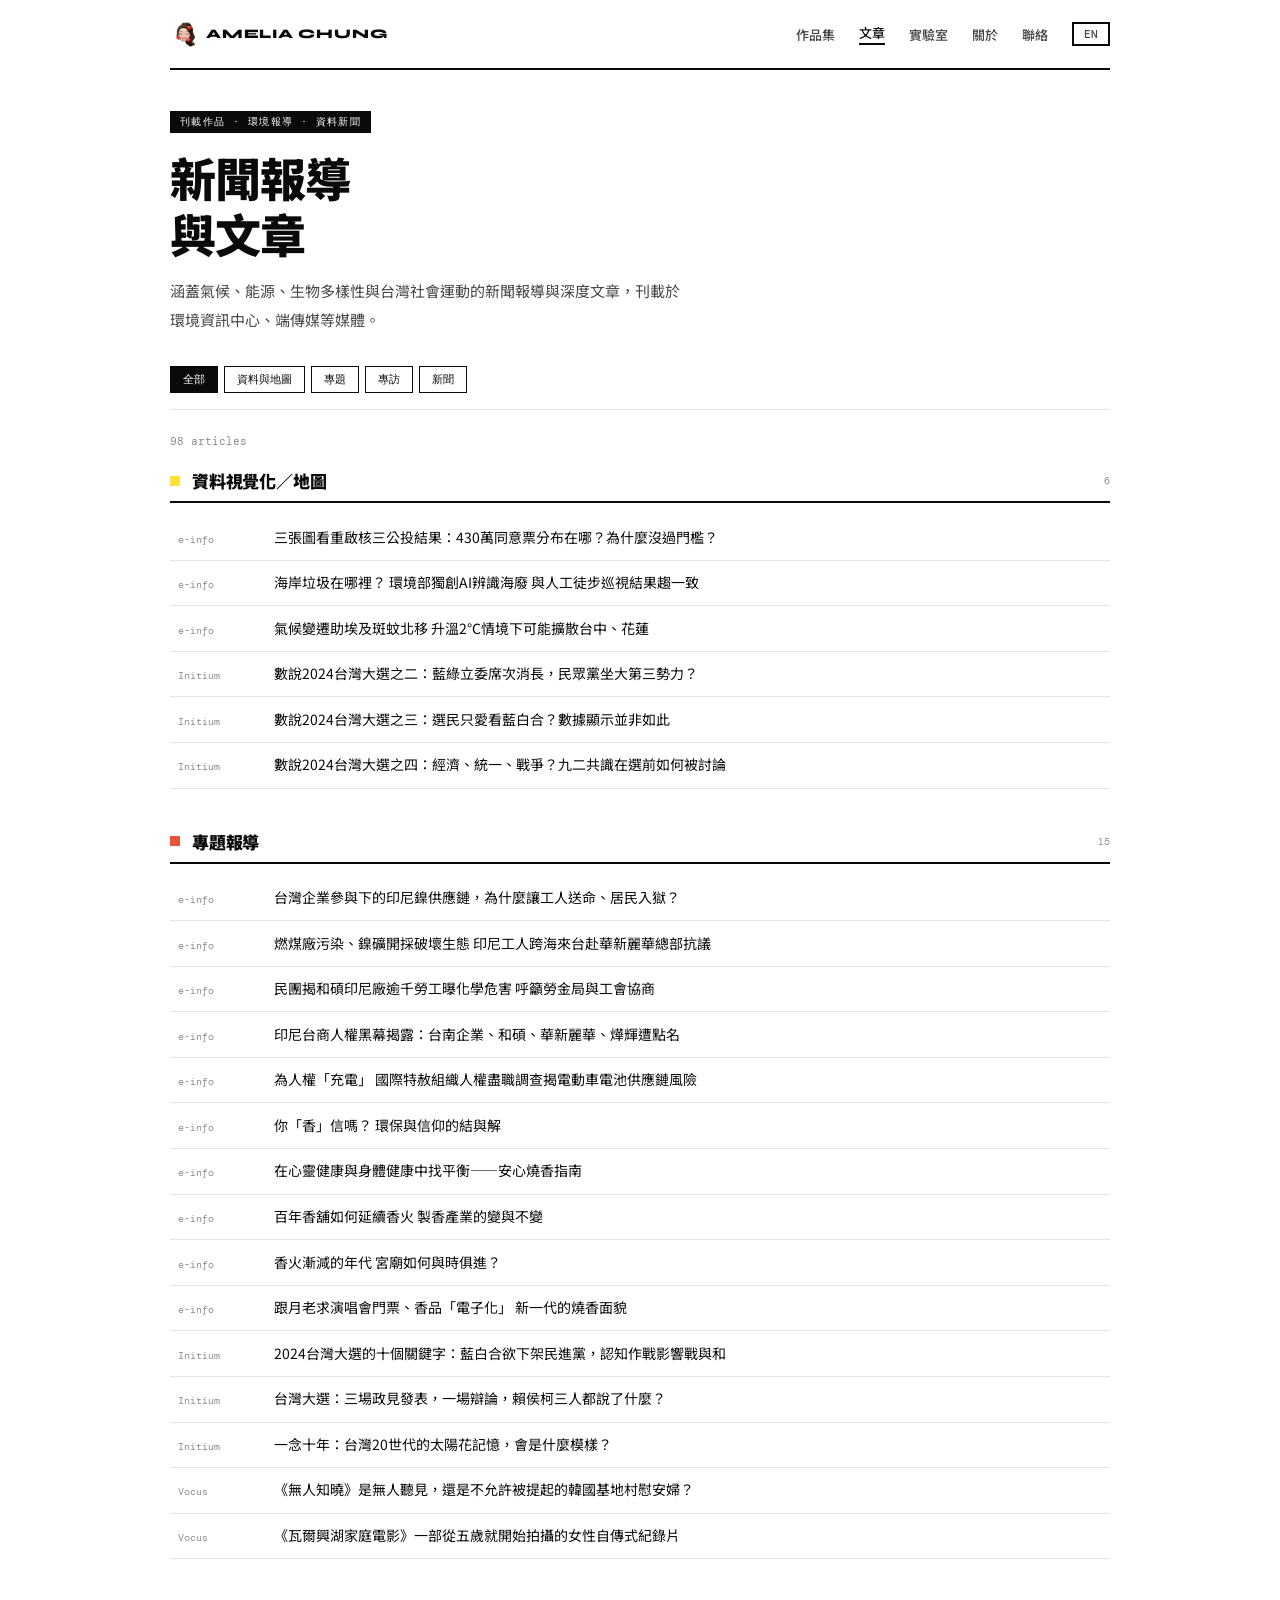
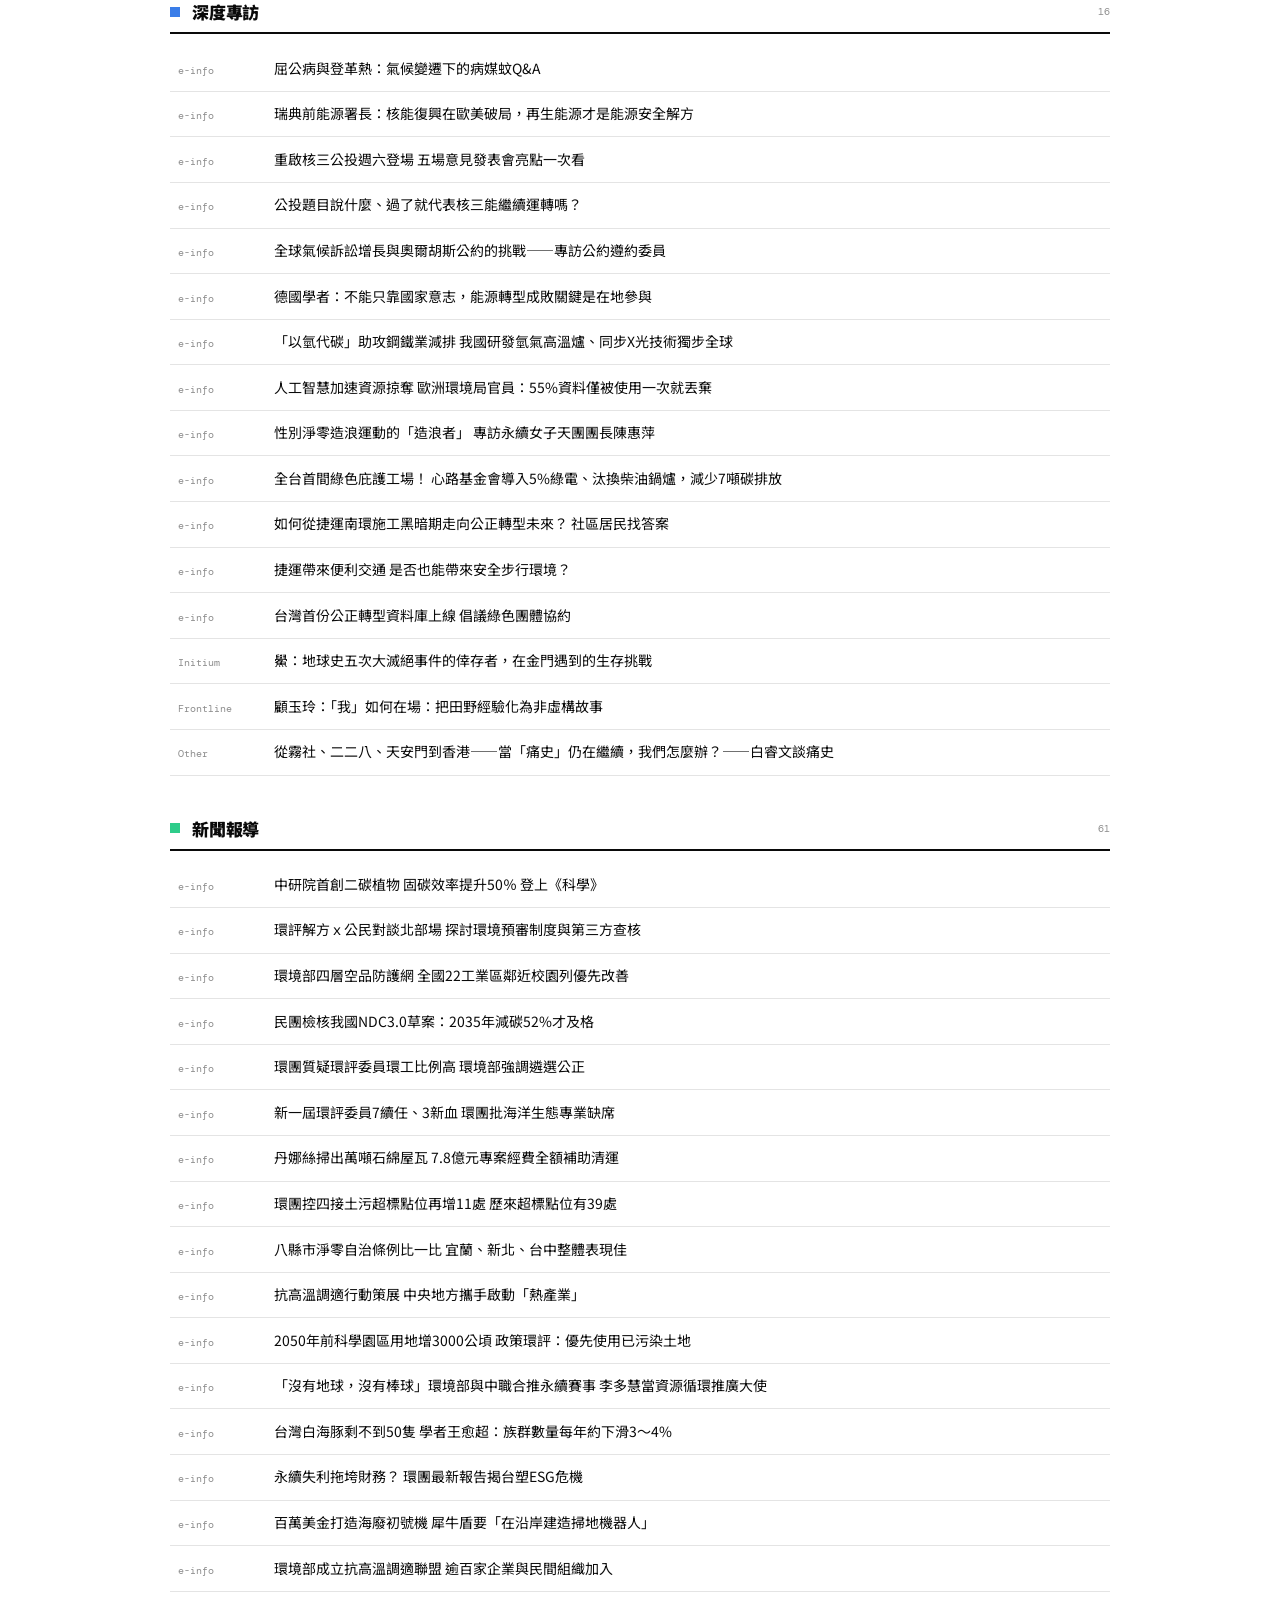
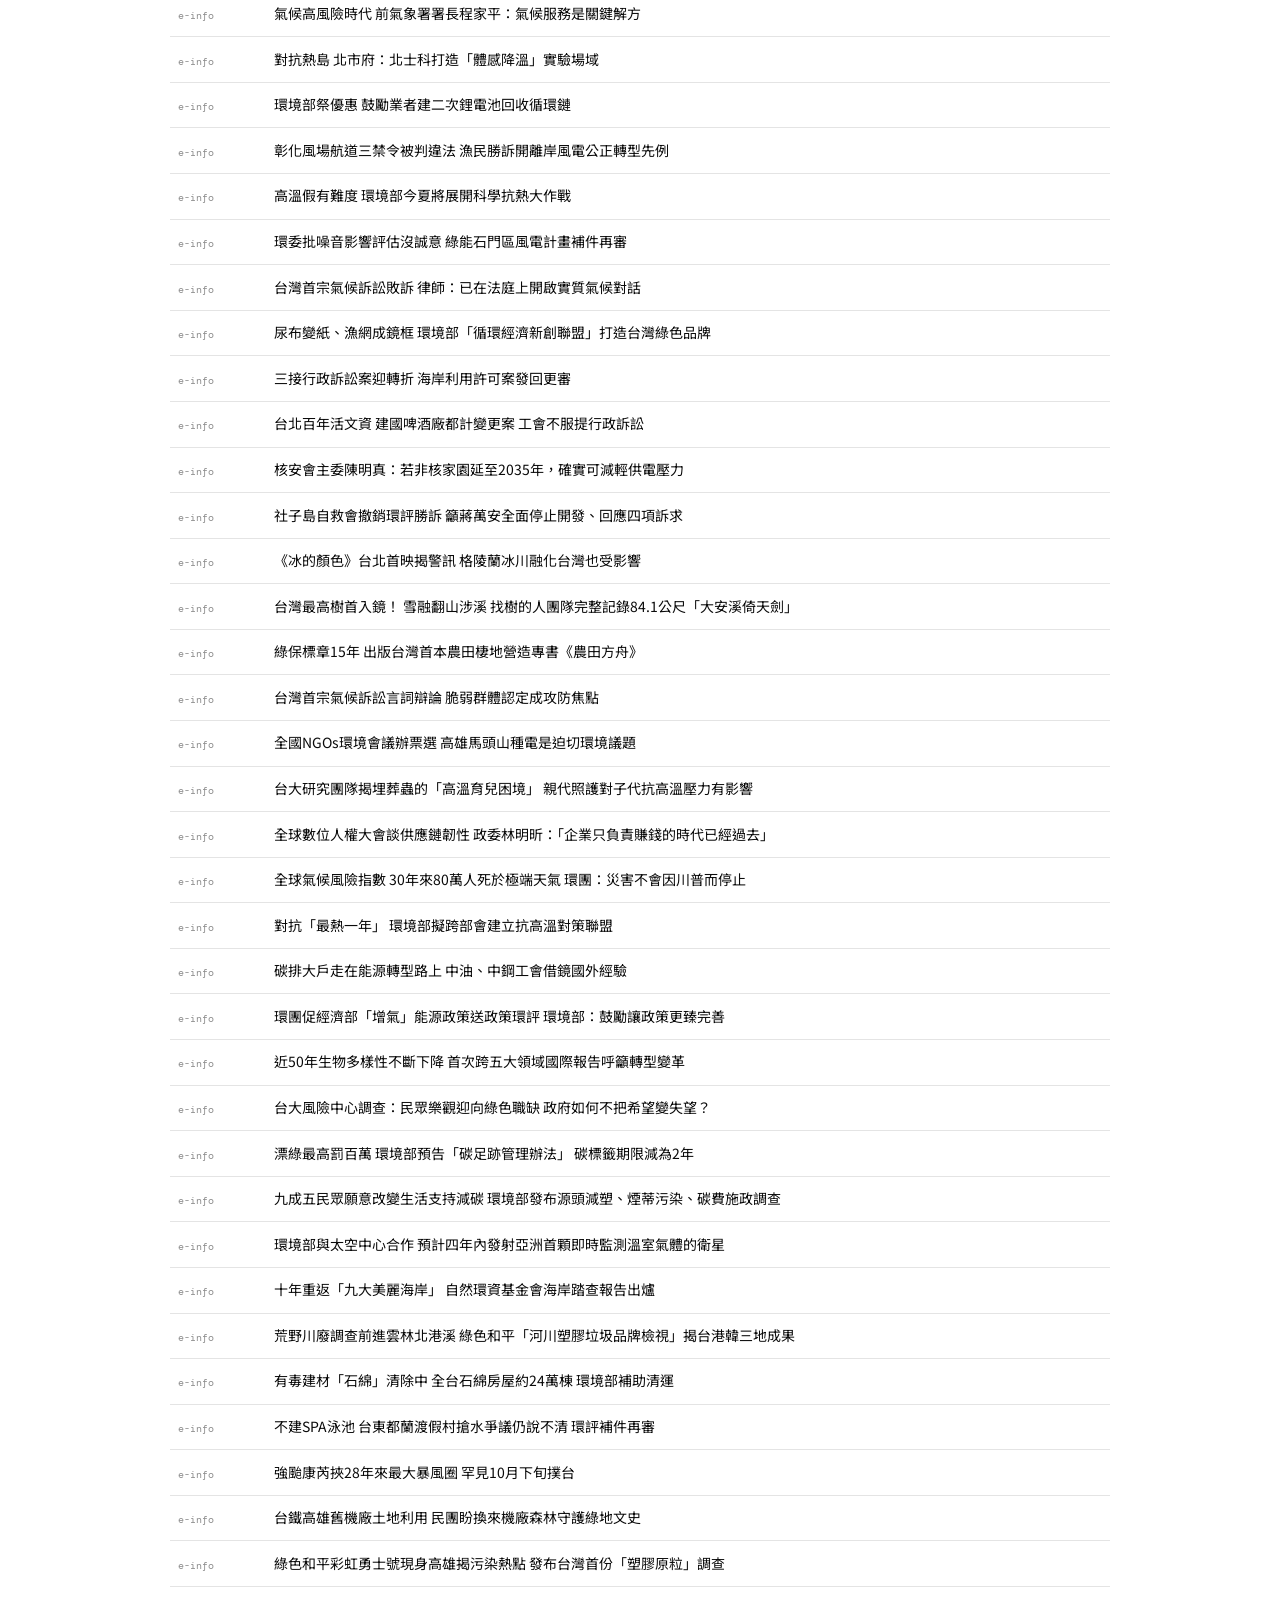
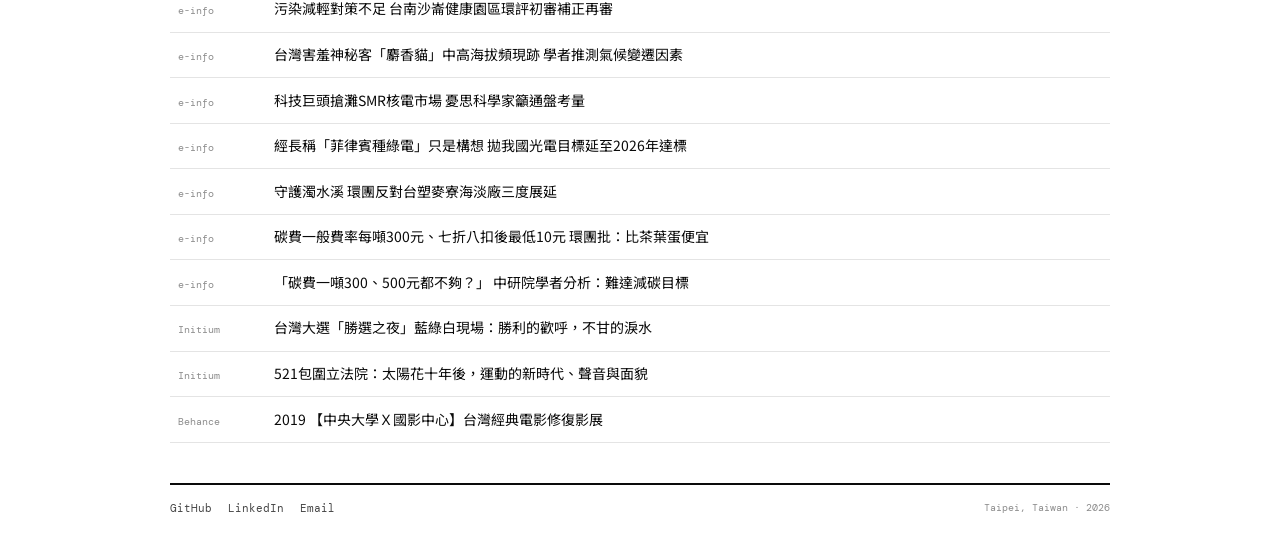
<file: articles.html>
<!DOCTYPE html>
<html lang="zh-Hant">
<head>
<meta charset="UTF-8">
<meta name="viewport" content="width=device-width, initial-scale=1.0">
<title>文章 Articles — 鍾依靜</title>

<!-- 分享預覽，說明見 index.html。這頁用自己的白底文字版本，不是首頁那張深色花圃。 -->
<meta property="og:type" content="website">
<meta property="og:site_name" content="鍾依靜 Amelia Chung">
<meta property="og:locale" content="zh_TW">
<meta property="og:url" content="https://ameliachung.github.io/articles.html">
<meta property="og:title" content="文章 Articles — 鍾依靜">
<meta property="og:description" content="涵蓋氣候、能源、生物多樣性與台灣社會運動的新聞報導與深度文章，刊載於環境資訊中心、端傳媒等媒體。">
<meta property="og:image" content="https://ameliachung.github.io/og-articles.png">
<meta property="og:image:width" content="1200">
<meta property="og:image:height" content="630">
<meta property="og:image:alt" content="白底文字版面，標題「新聞報導與文章」疊在由報導標題排成的文字牆上">
<meta name="twitter:card" content="summary_large_image">

<link rel="icon" type="image/png" href="amelia-avatar.png">
<link rel="apple-touch-icon" href="amelia-avatar.png">
<link rel="preconnect" href="https://fonts.googleapis.com">
<link href="https://fonts.googleapis.com/css2?family=Syne:wght@400;500;700;800&family=Noto+Sans+TC:wght@400;500;700;900&family=DM+Mono:wght@400;500&display=swap" rel="stylesheet">
<link rel="stylesheet" href="css/site.css">
<style>
:root {
  --bg: #ffffff;
  --text: #0A0A0A;
  --text-sec: #454545;
  --text-ter: #8C8C8C;
  --border: #e4e4e4;
  --border-med: #0A0A0A;
  --hover-bg: #fafafa;
}

/* NAV */
nav {
  display: flex; justify-content: space-between; align-items: center;
  padding: 1.25rem 0; margin-bottom: 2.5rem;
  border-bottom: 2px solid var(--text);
}
.nav-link { font-size: 13px; font-weight: 500; color: var(--text-sec); text-decoration: none; cursor: pointer; transition: color 0.1s; }
.nav-link.current { color: var(--text); border-bottom: 2px solid var(--text); padding-bottom: 1px; }
.lang-btn {
  font-family: 'DM Mono', monospace; font-size: 11px; font-weight: 500;
  padding: 3px 10px; cursor: pointer; border: 2px solid var(--text); border-radius: 0;
  background: transparent; color: var(--text-sec); transition: all 0.15s;
}

/* HERO */
.hero { margin-bottom: 2rem; }
.eyebrow { display: inline-block; font-family: 'DM Mono', monospace; font-size: 10px; letter-spacing: 0.14em;
           background: var(--text); color: var(--bg); padding: 4px 10px; margin-bottom: 1rem; }
.hero-title { display: none; font-size: 38px; font-weight: 800; line-height: 1.05; letter-spacing: -0.02em; margin-bottom: 0.75rem; }
.hero-title-zh { font-family: 'Noto Sans TC', sans-serif; font-size: 46px; font-weight: 900; line-height: 1.22;
                 letter-spacing: -0.02em; margin-bottom: 0.9rem; }
/* #hero-en renders Chinese in both languages; mirrors .hero-title-zh and
   overrides .hero-title's display:none so it survives before setLang runs. */
.hero-title-cjk { display: block; font-family: 'Noto Sans TC', sans-serif; font-size: 46px; font-weight: 900;
                  line-height: 1.22; letter-spacing: -0.02em; margin-bottom: 0.9rem; }
.hero-desc { display: none; font-size: 13px; line-height: 1.75; color: var(--text-sec); max-width: 500px; }

/* FILTER */
.filter { display: flex; gap: 6px; flex-wrap: wrap; margin-bottom: 1.5rem; padding-bottom: 1rem; border-bottom: 0.5px solid var(--border); }
.filter-btn {
  font-family: 'DM Mono', monospace; font-size: 11px; padding: 5px 12px;
  border: 1.5px solid var(--text); border-radius: 0;
  background: transparent; color: var(--text); cursor: pointer; transition: all 0.15s;
}
.filter-btn:hover { border-color: var(--text); color: var(--text); }
.filter-btn.active { background: var(--text); color: var(--bg); border-color: var(--text); }

.count { font-family: 'DM Mono', monospace; font-size: 11px; color: var(--text-ter); margin-bottom: 1.25rem; }

/* SECTIONS */
.section { margin-bottom: 2.5rem; }
.section-head {
  display: flex; align-items: center; gap: 0.75rem;
  margin-bottom: 0.75rem; padding-bottom: 0.5rem;
  border-bottom: 2px solid var(--text);
}
.section-dot { width: 10px; height: 10px; border-radius: 0; flex-shrink: 0; }
.section-label { font-size: 13px; font-weight: 700; letter-spacing: 0.02em; }
.section-label-zh { font-family: 'Noto Sans TC', sans-serif; font-size: 17px; font-weight: 900; letter-spacing: -0.01em; }
.section-n { font-family: 'DM Mono', monospace; font-size: 10px; color: var(--text-ter); margin-left: auto; }

/* ARTICLES */
.list { display: flex; flex-direction: column; }
.list.dimming .item:not(:hover) { opacity: 0.25; }
.item {
  display: flex; align-items: baseline; gap: 1rem;
  padding: 0.65rem 0.5rem;
  border-bottom: 1px solid var(--border);
  text-decoration: none; color: inherit;
  border-radius: 0;
  transition: background 0.12s, padding-left 0.12s, opacity 0.15s;
}
.item:hover { background: var(--hover-bg); padding-left: 0.85rem; }
.item:hover .arrow { opacity: 1; transform: translateX(0); }
.item-pub {
  font-family: 'DM Mono', monospace; font-size: 10px;
  color: var(--text-ter); flex-shrink: 0; width: 80px;
}
.item-title { font-size: 13px; line-height: 1.55; flex: 1; }
.item-title-zh { font-family: 'Noto Sans TC', sans-serif; font-size: 14px; line-height: 1.7; flex: 1; }
.arrow {
  font-size: 13px; color: var(--text-ter);
  opacity: 0; transform: translateX(-4px);
  transition: opacity 0.12s, transform 0.12s;
  flex-shrink: 0;
}

/* FOOTER */
footer {
  border-top: 2px solid var(--text); padding: 1rem 0 2rem;
  display: flex; justify-content: space-between; align-items: center;
  margin-top: 1rem;
}

.hidden { display: none !important; }
</style>
</head>
<body>
<div class="wrap">

<nav>
  <span class="logo-lockup">
    <img class="logo-mark" src="amelia-avatar.png" alt="" aria-hidden="true">
    <span class="logo" id="logo">AMELIA CHUNG</span>
  </span>
  <div class="nav-right">
    <a class="nav-link" href="index.html" id="nav-works">作品集</a>
    <span class="nav-link current" id="nav-articles">文章</span>
    <a class="nav-link" href="lab.html" id="nav-lab">實驗室</a>
    <a class="nav-link" href="#about" id="nav-about">關於</a>
    <a class="nav-link" href="mailto:yichingchung910@gmail.com" id="nav-contact">聯絡</a>
    <!-- One tab only: Chinese is the default, so the button always offers
         the other language rather than showing both states. -->
    <button class="lang-btn" id="lang-btn" onclick="setLang(currentLang === 'zh' ? 'en' : 'zh')">EN</button>
  </div>
</nav>

<div class="hero">
  <p class="eyebrow" id="eyebrow">刊載作品 · 環境報導 · 資料新聞</p>
  <h1 class="hero-title hero-title-cjk" id="hero-en">新聞報導<br>與文章</h1>
  <h1 class="hero-title-zh" id="hero-zh">新聞報導<br>與文章</h1>
  <p class="hero-desc" id="desc-en">Reporting on climate, energy, biodiversity, and Taiwan's social movements — published in Environmental Information Center (環境資訊中心), The Initium (端傳媒), and others.</p>
  <p class="hero-desc-zh" id="desc-zh">涵蓋氣候、能源、生物多樣性與台灣社會運動的新聞報導與深度文章，刊載於環境資訊中心、端傳媒等媒體。</p>
</div>

<div class="filter">
  <button class="filter-btn active" id="f-all" onclick="filterCat('all')">全部</button>
  <button class="filter-btn" id="f-dataviz" onclick="filterCat('dataviz')">資料與地圖</button>
  <button class="filter-btn" id="f-series" onclick="filterCat('series')">專題</button>
  <button class="filter-btn" id="f-interview" onclick="filterCat('interview')">專訪</button>
  <button class="filter-btn" id="f-news" onclick="filterCat('news')">新聞</button>
</div>

<div class="count" id="count"></div>
<div id="sections"></div>

<footer>
  <div class="footer-links">
    <a class="footer-link" href="https://github.com/ameliachung">GitHub</a>
    <a class="footer-link" href="#">LinkedIn</a>
    <a class="footer-link" href="mailto:yichingchung910@gmail.com">Email</a>
  </div>
  <span class="footer-loc">Taipei, Taiwan · 2026</span>
</footer>

</div>
<script>
const CATS = [
  {
    id: 'dataviz', color: '#FFE135',
    label_en: 'Data & Maps', label_zh: '資料視覺化／地圖',
    articles: [
      { url: 'https://e-info.org.tw/node/241997', zh: '三張圖看重啟核三公投結果：430萬同意票分布在哪？為什麼沒過門檻？', en: '3 charts on Taiwan\'s nuclear referendum: where did 4.3M yes votes go, and why did it fail?', pub: 'e-info' },
      { url: 'https://e-info.org.tw/node/240984', zh: '海岸垃圾在哪裡？ 環境部獨創AI辨識海廢 與人工徒步巡視結果趨一致', en: 'Where is coastal waste? EPA\'s AI marine debris detection matches foot patrol surveys', pub: 'e-info' },
      { url: 'https://e-info.org.tw/node/242075', zh: '氣候變遷助埃及斑蚊北移 升溫2℃情境下可能擴散台中、花蓮', en: 'Climate change drives Aedes aegypti northward — Taichung and Hualien at risk under 2°C scenario', pub: 'e-info' },
      { url: 'https://theinitium.com/20231222-taiwan-election-data-legislative-yuan/', zh: '數說2024台灣大選之二：藍綠立委席次消長，民眾黨坐大第三勢力？', en: 'Data on Taiwan\'s 2024 election II: KMT-DPP seat shifts and the TPP\'s rise as third force', pub: 'Initium' },
      { url: 'https://theinitium.com/20231226-taiwan-election-data-blue-white-coalition/', zh: '數說2024台灣大選之三：選民只愛看藍白合？數據顯示並非如此', en: 'Data on Taiwan\'s 2024 election III: did voters actually want a blue-white coalition? The numbers say otherwise', pub: 'Initium' },
      { url: 'https://theinitium.com/20240104-taiwan-election-data-cross-strait-relations/', zh: '數說2024台灣大選之四：經濟、統一、戰爭？九二共識在選前如何被討論', en: 'Data on Taiwan\'s 2024 election IV: how was the 1992 Consensus debated before the vote?', pub: 'Initium' },
    ]
  },
  {
    id: 'series', color: '#E8533A',
    label_en: 'Special Series', label_zh: '專題報導',
    articles: [
      { url: 'https://e-info.org.tw/node/242234', zh: '台灣企業參與下的印尼鎳供應鏈，為什麼讓工人送命、居民入獄？', en: 'Taiwan\'s role in Indonesia\'s nickel supply chain: why are workers dying and residents being jailed?', pub: 'e-info' },
      { url: 'https://e-info.org.tw/node/241868', zh: '燃煤廠污染、鎳礦開採破壞生態 印尼工人跨海來台赴華新麗華總部抗議', en: 'Coal pollution, nickel mining destruction: Indonesian workers cross the sea to protest at Walsin Lihwa HQ', pub: 'e-info' },
      { url: 'https://e-info.org.tw/node/240928', zh: '民團揭和碩印尼廠逾千勞工曝化學危害 呼籲勞金局與工會協商', en: 'NGOs expose chemical hazards affecting 1,000+ workers at Pegatron\'s Indonesia factory', pub: 'e-info' },
      { url: 'https://e-info.org.tw/node/240288', zh: '印尼台商人權黑幕揭露：台南企業、和碩、華新麗華、燁輝遭點名', en: 'Taiwan firms\' human rights abuses in Indonesia: four companies named in new report', pub: 'e-info' },
      { url: 'https://e-info.org.tw/node/240213', zh: '為人權「充電」 國際特赦組織人權盡職調查揭電動車電池供應鏈風險', en: 'Charging up for human rights: Amnesty International exposes risks in EV battery supply chains', pub: 'e-info' },
      { url: 'https://e-info.org.tw/node/242148', zh: '你「香」信嗎？ 環保與信仰的結與解', en: 'Do you believe in incense? The tension between ecology and religious faith', pub: 'e-info' },
      { url: 'https://e-info.org.tw/node/242132', zh: '在心靈健康與身體健康中找平衡——安心燒香指南', en: 'Between spiritual and physical health: a guide to burning incense safely', pub: 'e-info' },
      { url: 'https://e-info.org.tw/node/242131', zh: '百年香舖如何延續香火 製香產業的變與不變', en: 'How century-old incense shops keep the flame alive: change and continuity in the incense trade', pub: 'e-info' },
      { url: 'https://e-info.org.tw/node/242130', zh: '香火漸減的年代 宮廟如何與時俱進？', en: 'As incense fades, how are Taiwan\'s temples adapting to the times?', pub: 'e-info' },
      { url: 'https://e-info.org.tw/node/242129', zh: '跟月老求演唱會門票、香品「電子化」 新一代的燒香面貌', en: 'Praying for concert tickets and digital offerings: what incense looks like for a new generation', pub: 'e-info' },
      { url: 'https://theinitium.com/20231225-taiwan-election-keywords/', zh: '2024台灣大選的十個關鍵字：藍白合欲下架民進黨，認知作戰影響戰與和', en: '10 keywords for Taiwan\'s 2024 election: blue-white alliance, cognitive warfare, war and peace', pub: 'Initium' },
      { url: 'https://theinitium.com/20240102-whatsnew-taiwan-election-televised-debate/', zh: '台灣大選：三場政見發表，一場辯論，賴侯柯三人都說了什麼？', en: 'Taiwan election debates: what did Lai, Hou, and Ko actually say across three forums and one debate?', pub: 'Initium' },
      { url: 'https://theinitium.com/20240314-taiwan-memories-of-the-318-campaign/', zh: '一念十年：台灣20世代的太陽花記憶，會是什麼模樣？', en: 'Ten years on: what does the Sunflower Movement mean to Taiwan\'s generation in their twenties?', pub: 'Initium' },
      { url: 'https://vocus.cc/article/6088fd0afd8978000132fecd', zh: '《無人知曉》是無人聽見，還是不允許被提起的韓國基地村慰安婦？', en: 'Unknown: unheard, or forbidden — the story of comfort women near US military bases in Korea', pub: 'Vocus' },
      { url: 'https://vocus.cc/article/6094af1afd89780001d098d7', zh: '《瓦爾興湖家庭電影》一部從五歲就開始拍攝的女性自傳式紀錄片', en: 'Walchensee Forever: a feminist autobiography filmed from age five', pub: 'Vocus' },
    ]
  },
  {
    id: 'interview', color: '#3A7DE8',
    label_en: 'Interviews', label_zh: '深度專訪',
    articles: [
      { url: 'https://e-info.org.tw/node/241988', zh: '屈公病與登革熱：氣候變遷下的病媒蚊Q&A', en: 'Chikungunya and dengue: Q&A on climate change and disease vectors', pub: 'e-info' },
      { url: 'https://e-info.org.tw/node/241958', zh: '瑞典前能源署長：核能復興在歐美破局，再生能源才是能源安全解方', en: 'Former Swedish energy director: nuclear revival has stalled in the West, renewables are the real answer', pub: 'e-info' },
      { url: 'https://e-info.org.tw/node/241955', zh: '重啟核三公投週六登場 五場意見發表會亮點一次看', en: 'Nuclear referendum this Saturday: highlights from five public opinion forums', pub: 'e-info' },
      { url: 'https://e-info.org.tw/node/241880', zh: '公投題目說什麼、過了就代表核三能繼續運轉嗎？', en: 'What does Taiwan\'s nuclear referendum actually ask — and what happens if it passes?', pub: 'e-info' },
      { url: 'https://e-info.org.tw/node/240369', zh: '全球氣候訴訟增長與奧爾胡斯公約的挑戰——專訪公約遵約委員', en: 'Rising climate litigation and the Aarhus Convention: interview with a compliance committee member', pub: 'e-info' },
      { url: 'https://e-info.org.tw/node/241085', zh: '德國學者：不能只靠國家意志，能源轉型成敗關鍵是在地參與', en: 'German scholar: energy transition cannot rely on state will alone — local participation is key', pub: 'e-info' },
      { url: 'https://e-info.org.tw/node/240958', zh: '「以氫代碳」助攻鋼鐵業減排 我國研發氫氣高溫爐、同步X光技術獨步全球', en: 'Hydrogen for steel: Taiwan\'s hydrogen furnace and synchrotron X-ray technology lead globally', pub: 'e-info' },
      { url: 'https://e-info.org.tw/node/240823', zh: '人工智慧加速資源掠奪 歐洲環境局官員：55%資料僅被使用一次就丟棄', en: 'AI accelerates resource extraction: European Environment Agency official warns 55% of data is used once and discarded', pub: 'e-info' },
      { url: 'https://e-info.org.tw/node/240833', zh: '性別淨零造浪運動的「造浪者」 專訪永續女子天團團長陳惠萍', en: 'Making waves for gender and net zero: interview with sustainability activist Chen Hui-ping', pub: 'e-info' },
      { url: 'https://e-info.org.tw/node/240768', zh: '全台首間綠色庇護工場！ 心路基金會導入5%綠電、汰換柴油鍋爐，減少7噸碳排放', en: 'Taiwan\'s first green sheltered workshop: 5% renewable energy, diesel boiler replaced, 7 tonnes of carbon cut', pub: 'e-info' },
      { url: 'https://e-info.org.tw/node/240563', zh: '如何從捷運南環施工黑暗期走向公正轉型未來？ 社區居民找答案', en: 'From MRT construction disruption to just transition: a community searches for answers', pub: 'e-info' },
      { url: 'https://e-info.org.tw/node/240570', zh: '捷運帶來便利交通 是否也能帶來安全步行環境？', en: 'The MRT brings convenient transit — but does it also bring safe streets for pedestrians?', pub: 'e-info' },
      { url: 'https://e-info.org.tw/node/241207', zh: '台灣首份公正轉型資料庫上線 倡議綠色團體協約', en: 'Taiwan\'s first just transition database launches, advocates push for green collective agreements', pub: 'e-info' },
      { url: 'https://theinitium.com/20240917-taiwan-hou-protection/', zh: '鱟：地球史五次大滅絕事件的倖存者，在金門遇到的生存挑戰', en: 'Horseshoe crabs: survivors of five mass extinctions, facing new threats in Kinmen', pub: 'Initium' },
      { url: 'https://www.frontlinefellowship.io/blog/workshop2', zh: '顧玉玲：「我」如何在場：把田野經驗化為非虛構故事', en: 'Ku Yu-ling on presence: turning fieldwork experience into nonfiction narrative', pub: 'Frontline' },
      { url: 'https://reurl.cc/bdye1o', zh: '從霧社、二二八、天安門到香港——當「痛史」仍在繼續，我們怎麼辦？——白睿文談痛史', en: 'From Wushe to Tiananmen to Hong Kong: what do we do when painful history keeps unfolding?', pub: 'Other' },
    ]
  },
  {
    id: 'news', color: '#2ECC8A',
    label_en: 'News', label_zh: '新聞報導',
    articles: [
      { url: 'https://e-info.org.tw/node/242172', zh: '中研院首創二碳植物 固碳效率提升50％ 登上《科學》', en: 'Academia Sinica creates C2 plants with 50% higher carbon fixation efficiency, published in Science', pub: 'e-info' },
      { url: 'https://e-info.org.tw/node/242232', zh: '環評解方ｘ公民對談北部場 探討環境預審制度與第三方查核', en: 'EIA reform forum: citizens debate environmental pre-screening systems and third-party auditing', pub: 'e-info' },
      { url: 'https://e-info.org.tw/node/242127', zh: '環境部四層空品防護網 全國22工業區鄰近校園列優先改善', en: 'EPA\'s four-layer air quality shield: 22 industrial zones near schools listed for priority improvement', pub: 'e-info' },
      { url: 'https://e-info.org.tw/node/242115', zh: '民團檢核我國NDC3.0草案：2035年減碳52%才及格', en: 'NGOs assess Taiwan\'s NDC3.0 draft: 52% emission cuts by 2035 needed to meet the bar', pub: 'e-info' },
      { url: 'https://e-info.org.tw/node/242097', zh: '環團質疑環評委員環工比例高 環境部強調遴選公正', en: 'Environmental groups question high proportion of engineering experts on EIA committee; EPA defends selection process', pub: 'e-info' },
      { url: 'https://e-info.org.tw/node/242059', zh: '新一屆環評委員7續任、3新血 環團批海洋生態專業缺席', en: 'New EIA committee: 7 incumbents, 3 newcomers — environmental groups criticise absence of marine ecology expertise', pub: 'e-info' },
      { url: 'https://e-info.org.tw/node/241906', zh: '丹娜絲掃出萬噸石綿屋瓦 7.8億元專案經費全額補助清運', en: 'Typhoon Danas scatters 10,000 tonnes of asbestos roofing; NT$780M fund to cover full removal costs', pub: 'e-info' },
      { url: 'https://e-info.org.tw/node/241901', zh: '環團控四接土污超標點位再增11處 歷來超標點位有39處', en: 'NGOs: soil contamination at LNG terminal site grows to 39 exceedance points, 11 newly found', pub: 'e-info' },
      { url: 'https://e-info.org.tw/node/241845', zh: '八縣市淨零自治條例比一比 宜蘭、新北、台中整體表現佳', en: 'Comparing net-zero ordinances across 8 counties: Yilan, New Taipei, and Taichung lead the way', pub: 'e-info' },
      { url: 'https://e-info.org.tw/node/241818', zh: '抗高溫調適行動策展 中央地方攜手啟動「熱產業」', en: 'Heat adaptation showcase launched: central and local governments team up on the "heat industry"', pub: 'e-info' },
      { url: 'https://e-info.org.tw/node/241784', zh: '2050年前科學園區用地增3000公頃 政策環評：優先使用已污染土地', en: 'Science parks to expand by 3,000 hectares by 2050; policy EIA urges use of already-contaminated land first', pub: 'e-info' },
      { url: 'https://e-info.org.tw/node/241757', zh: '「沒有地球，沒有棒球」環境部與中職合推永續賽事 李多慧當資源循環推廣大使', en: '"No Earth, no baseball": EPA and CPBL team up for sustainable games, Lee To-hui named circular economy ambassador', pub: 'e-info' },
      { url: 'https://e-info.org.tw/node/241746', zh: '台灣白海豚剩不到50隻 學者王愈超：族群數量每年約下滑3～4%', en: 'Fewer than 50 Indo-Pacific humpback dolphins remain in Taiwan, declining 3–4% per year', pub: 'e-info' },
      { url: 'https://e-info.org.tw/node/241462', zh: '永續失利拖垮財務？ 環團最新報告揭台塑ESG危機', en: 'Sustainability failures dragging down finances? New report exposes Formosa Plastics\' deepening ESG crisis', pub: 'e-info' },
      { url: 'https://e-info.org.tw/node/241452', zh: '百萬美金打造海廢初號機 犀牛盾要「在沿岸建造掃地機器人」', en: 'A million-dollar ocean waste robot: Rhinoshield wants to build "coastal Roombas" to clean Taiwan\'s shores', pub: 'e-info' },
      { url: 'https://e-info.org.tw/node/241411', zh: '環境部成立抗高溫調適聯盟 逾百家企業與民間組織加入', en: 'EPA launches heat adaptation alliance; over 100 companies and civil society groups join', pub: 'e-info' },
      { url: 'https://e-info.org.tw/node/241387', zh: '氣候高風險時代 前氣象署署長程家平：氣候服務是關鍵解方', en: 'In a high climate risk era, former CWA director Cheng Chia-ping: climate services are the key solution', pub: 'e-info' },
      { url: 'https://e-info.org.tw/node/241379', zh: '對抗熱島 北市府：北士科打造「體感降溫」實驗場域', en: 'Fighting urban heat: Taipei plans "perceived cooling" experiment zone at Beitou-Shilin Science Park', pub: 'e-info' },
      { url: 'https://e-info.org.tw/node/241359', zh: '環境部祭優惠 鼓勵業者建二次鋰電池回收循環鏈', en: 'EPA offers incentives to encourage companies to build secondary lithium battery recycling chains', pub: 'e-info' },
      { url: 'https://e-info.org.tw/node/241327', zh: '彰化風場航道三禁令被判違法 漁民勝訴開離岸風電公正轉型先例', en: 'Changhua wind farm navigation ban ruled illegal — fishers\' landmark just-transition victory for offshore wind', pub: 'e-info' },
      { url: 'https://e-info.org.tw/node/241297', zh: '高溫假有難度 環境部今夏將展開科學抗熱大作戰', en: 'Heat leave faces hurdles; EPA launches a scientific anti-heat campaign this summer', pub: 'e-info' },
      { url: 'https://e-info.org.tw/node/241287', zh: '環委批噪音影響評估沒誠意 綠能石門區風電計畫補件再審', en: 'EIA commissioners criticise inadequate noise assessment; Shimen wind project sent back for revision', pub: 'e-info' },
      { url: 'https://e-info.org.tw/node/241251', zh: '台灣首宗氣候訴訟敗訴 律師：已在法庭上開啟實質氣候對話', en: 'Taiwan\'s first climate lawsuit loses, but lawyers say it opened substantive climate dialogue in court', pub: 'e-info' },
      { url: 'https://e-info.org.tw/node/241248', zh: '尿布變紙、漁網成鏡框 環境部「循環經濟新創聯盟」打造台灣綠色品牌', en: 'Diapers to paper, fishing nets to glasses frames: EPA\'s circular economy alliance builds Taiwan\'s green brands', pub: 'e-info' },
      { url: 'https://e-info.org.tw/node/241223', zh: '三接行政訴訟案迎轉折 海岸利用許可案發回更審', en: 'LNG terminal legal case turns: coastal use permit sent back for retrial', pub: 'e-info' },
      { url: 'https://e-info.org.tw/node/241188', zh: '台北百年活文資 建國啤酒廠都計變更案 工會不服提行政訴訟', en: 'Century-old Jianquo Brewery faces rezoning; workers\' union files administrative lawsuit to fight back', pub: 'e-info' },
      { url: 'https://e-info.org.tw/node/241176', zh: '核安會主委陳明真：若非核家園延至2035年，確實可減輕供電壓力', en: 'Nuclear Safety Commission chair: extending nuclear phase-out to 2035 would genuinely ease power supply pressure', pub: 'e-info' },
      { url: 'https://e-info.org.tw/node/241135', zh: '社子島自救會撤銷環評勝訴 籲蔣萬安全面停止開發、回應四項訴求', en: 'Shezidao residents win EIA annulment, call on mayor Chiang to halt all development and address four demands', pub: 'e-info' },
      { url: 'https://e-info.org.tw/node/241122', zh: '《冰的顏色》台北首映揭警訊 格陵蘭冰川融化台灣也受影響', en: 'Color of Ice Taipei premiere: Greenland\'s melting glaciers carry consequences for Taiwan too', pub: 'e-info' },
      { url: 'https://e-info.org.tw/node/241006', zh: '台灣最高樹首入鏡！ 雪融翻山涉溪 找樹的人團隊完整記錄84.1公尺「大安溪倚天劍」', en: 'Taiwan\'s tallest tree finally filmed: 84.1-metre giant documented after a punishing winter trek', pub: 'e-info' },
      { url: 'https://e-info.org.tw/node/240993', zh: '綠保標章15年 出版台灣首本農田棲地營造專書《農田方舟》', en: '15 years of green conservation certification: Taiwan\'s first farmland habitat guidebook published', pub: 'e-info' },
      { url: 'https://e-info.org.tw/node/240966', zh: '台灣首宗氣候訴訟言詞辯論 脆弱群體認定成攻防焦點', en: 'Taiwan\'s first climate lawsuit oral arguments: defining vulnerable groups becomes the key battleground', pub: 'e-info' },
      { url: 'https://e-info.org.tw/node/240911', zh: '全國NGOs環境會議辦票選 高雄馬頭山種電是迫切環境議題', en: 'National NGO environmental conference poll: solar project on Mataoushan named most urgent issue', pub: 'e-info' },
      { url: 'https://e-info.org.tw/node/240885', zh: '台大研究團隊揭埋葬蟲的「高溫育兒困境」 親代照護對子代抗高溫壓力有影響', en: 'NTU team reveals burying beetles\' heat parenting dilemma: parental care affects offspring resilience to heat', pub: 'e-info' },
      { url: 'https://e-info.org.tw/node/240814', zh: '全球數位人權大會談供應鏈韌性 政委林明昕：「企業只負責賺錢的時代已經過去」', en: 'Global digital rights forum on supply chain resilience; minister Lin Ming-hsin: "The era of profit-only business is over"', pub: 'e-info' },
      { url: 'https://e-info.org.tw/node/240724', zh: '全球氣候風險指數 30年來80萬人死於極端天氣 環團：災害不會因川普而停止', en: 'Global climate risk index: 800,000 deaths from extreme weather in 30 years; NGOs warn disasters won\'t stop for Trump', pub: 'e-info' },
      { url: 'https://e-info.org.tw/node/240659', zh: '對抗「最熱一年」 環境部擬跨部會建立抗高溫對策聯盟', en: 'Facing the hottest year on record, EPA proposes cross-ministry alliance to combat extreme heat', pub: 'e-info' },
      { url: 'https://e-info.org.tw/node/240549', zh: '碳排大戶走在能源轉型路上 中油、中鋼工會借鏡國外經驗', en: 'Major emitters on the energy transition path: CPC and China Steel unions look to international models', pub: 'e-info' },
      { url: 'https://e-info.org.tw/node/240558', zh: '環團促經濟部「增氣」能源政策送政策環評 環境部：鼓勵讓政策更臻完善', en: 'NGOs push for policy EIA on gas expansion energy plan; EPA says it supports improving policy through review', pub: 'e-info' },
      { url: 'https://e-info.org.tw/node/240470', zh: '近50年生物多樣性不斷下降 首次跨五大領域國際報告呼籲轉型變革', en: 'Biodiversity in freefall for 50 years: landmark cross-sector global report calls for transformative change', pub: 'e-info' },
      { url: 'https://e-info.org.tw/node/240443', zh: '台大風險中心調查：民眾樂觀迎向綠色職缺 政府如何不把希望變失望？', en: 'NTU risk centre survey: people are optimistic about green jobs — can government turn hope into reality?', pub: 'e-info' },
      { url: 'https://e-info.org.tw/node/240411', zh: '漂綠最高罰百萬 環境部預告「碳足跡管理辦法」 碳標籤期限減為2年', en: 'Greenwashing fines up to NT$1M: EPA announces carbon footprint management rules, label validity cut to 2 years', pub: 'e-info' },
      { url: 'https://e-info.org.tw/node/240383', zh: '九成五民眾願意改變生活支持減碳 環境部發布源頭減塑、煙蒂污染、碳費施政調查', en: '95% of people willing to change habits for carbon reduction: EPA survey covers plastic reduction, cigarette butts, carbon fees', pub: 'e-info' },
      { url: 'https://e-info.org.tw/node/240332', zh: '環境部與太空中心合作 預計四年內發射亞洲首顆即時監測溫室氣體的衛星', en: 'EPA partners with National Space Center: Asia\'s first real-time greenhouse gas monitoring satellite to launch within four years', pub: 'e-info' },
      { url: 'https://e-info.org.tw/node/240275', zh: '十年重返「九大美麗海岸」 自然環資基金會海岸踏查報告出爐', en: 'Returning to nine beautiful coastlines after ten years: nature foundation releases coastal survey report', pub: 'e-info' },
      { url: 'https://e-info.org.tw/node/240239', zh: '荒野川廢調查前進雲林北港溪 綠色和平「河川塑膠垃圾品牌檢視」揭台港韓三地成果', en: 'River waste survey in Yunlin: Greenpeace brand audit reveals plastic pollution sources in Taiwan, HK, and Korea', pub: 'e-info' },
      { url: 'https://e-info.org.tw/node/240229', zh: '有毒建材「石綿」清除中 全台石綿房屋約24萬棟 環境部補助清運', en: 'Toxic asbestos removal underway: approximately 240,000 buildings affected nationwide, EPA subsidising clearance', pub: 'e-info' },
      { url: 'https://e-info.org.tw/node/240200', zh: '不建SPA泳池 台東都蘭渡假村搶水爭議仍說不清 環評補件再審', en: 'No SPA pool, but water dispute persists: Dulan resort EIA sent back again amid unresolved concerns', pub: 'e-info' },
      { url: 'https://e-info.org.tw/node/240192', zh: '強颱康芮挾28年來最大暴風圈 罕見10月下旬撲台', en: 'Typhoon Kong-rey brings Taiwan\'s largest storm circle in 28 years in rare late-October strike', pub: 'e-info' },
      { url: 'https://e-info.org.tw/node/240180', zh: '台鐵高雄舊機廠土地利用 民團盼換來機廠森林守護綠地文史', en: 'Redeveloping TRA\'s old Kaohsiung depot: civil groups hope for a forest park protecting green space and heritage', pub: 'e-info' },
      { url: 'https://e-info.org.tw/node/240177', zh: '綠色和平彩虹勇士號現身高雄揭污染熱點 發布台灣首份「塑膠原粒」調查', en: 'Greenpeace Rainbow Warrior docks in Kaohsiung to expose pollution hotspots, releases Taiwan\'s first plastic pellet survey', pub: 'e-info' },
      { url: 'https://e-info.org.tw/node/240160', zh: '污染減輕對策不足 台南沙崙健康園區環評初審補正再審', en: 'Insufficient pollution mitigation: Tainan Shalun health park EIA returned for revision', pub: 'e-info' },
      { url: 'https://e-info.org.tw/node/240144', zh: '台灣害羞神秘客「麝香貓」中高海拔頻現跡 學者推測氣候變遷因素', en: 'Taiwan\'s shy masked palm civets increasingly spotted at mid-to-high altitude — scholars suspect climate change', pub: 'e-info' },
      { url: 'https://e-info.org.tw/node/240128', zh: '科技巨頭搶灘SMR核電市場 憂思科學家籲通盤考量', en: 'Tech giants rush into small modular reactor market; Union of Concerned Scientists urges careful evaluation', pub: 'e-info' },
      { url: 'https://e-info.org.tw/node/240111', zh: '經長稱「菲律賓種綠電」只是構想 拋我國光電目標延至2026年達標', en: 'Economy minister says Philippines green energy plan is "just an idea"; solar target pushed back to 2026', pub: 'e-info' },
      { url: 'https://e-info.org.tw/node/240065', zh: '守護濁水溪 環團反對台塑麥寮海淡廠三度展延', en: 'Protecting the Zhuoshui River: environmental groups oppose third extension for Formosa Plastics\' Mailiao desalination plant', pub: 'e-info' },
      { url: 'https://e-info.org.tw/node/240052', zh: '碳費一般費率每噸300元、七折八扣後最低10元 環團批：比茶葉蛋便宜', en: 'Carbon fee set at NT$300/tonne but discounts cut it to NT$10; NGOs mock: cheaper than a tea egg', pub: 'e-info' },
      { url: 'https://e-info.org.tw/node/240029', zh: '「碳費一噸300、500元都不夠？」 中研院學者分析：難達減碳目標', en: '"Even NT$300 or NT$500 per tonne isn\'t enough?" Academia Sinica scholars say current fees won\'t meet targets', pub: 'e-info' },
      { url: 'https://theinitium.com/20240114-taiwan-election-scene/', zh: '台灣大選「勝選之夜」藍綠白現場：勝利的歡呼，不甘的淚水', en: 'Taiwan election night: cheers of victory and tears of defeat at blue, green, and white campaign headquarters', pub: 'Initium' },
      { url: 'https://theinitium.com/20240523-taiwan-the-people-who-came-to-legislative-yuan/', zh: '521包圍立法院：太陽花十年後，運動的新時代、聲音與面貌', en: 'Surrounding the legislature on May 21: a new era of protest, ten years after the Sunflower Movement', pub: 'Initium' },
      { url: 'https://www.behance.net/gallery/104569777/_', zh: '2019 【中央大學Ｘ國影中心】台灣經典電影修復影展', en: '2019 NCU × TFAI Taiwan Classic Film Restoration Exhibition', pub: 'Behance' },
    ]
  }
];

let currentCat = 'all';
let currentLang = 'zh';

function build() {
  const isZh = currentLang === 'zh';
  const cats = currentCat === 'all' ? CATS : CATS.filter(c => c.id === currentCat);
  let total = 0;
  let html = '';
  cats.forEach(cat => {
    total += cat.articles.length;
    html += `<div class="section">
      <div class="section-head">
        <div class="section-dot" style="background:${cat.color}"></div>
        <span class="${isZh ? 'section-label-zh' : 'section-label'}">${isZh ? cat.label_zh : cat.label_en}</span>
        <span class="section-n">${cat.articles.length}</span>
      </div>
      <div class="list" onmouseenter="this.classList.add('dimming')" onmouseleave="this.classList.remove('dimming')">`;
    cat.articles.forEach(a => {
      html += `<a class="item" href="${a.url}" target="_blank" rel="noopener">
        <span class="item-pub">${a.pub}</span>
        <span class="${isZh ? 'item-title-zh' : 'item-title'}">${isZh ? a.zh : a.en}</span>
        <span class="arrow">↗</span>
      </a>`;
    });
    html += `</div></div>`;
  });
  document.getElementById('sections').innerHTML = html;
  document.getElementById('count').textContent = `${total} articles`;
}

function filterCat(cat) {
  currentCat = cat;
  document.querySelectorAll('.filter-btn').forEach(b => b.classList.remove('active'));
  document.getElementById('f-' + cat).classList.add('active');
  build();
}

function setLang(lang) {
  currentLang = lang;
  const isZh = lang === 'zh';
  document.documentElement.lang = isZh ? 'zh-Hant' : 'en';
  document.getElementById('lang-btn').textContent = isZh ? 'EN' : '中';
  document.getElementById('eyebrow').textContent = isZh ? '刊載作品 · 環境報導 · 資料新聞' : 'Published work · Environmental journalism · Data reporting';
  document.getElementById('hero-en').style.display = isZh ? 'none' : 'block';
  document.getElementById('hero-zh').style.display = isZh ? 'block' : 'none';
  document.getElementById('desc-en').style.display = isZh ? 'none' : 'block';
  document.getElementById('desc-zh').style.display = isZh ? 'block' : 'none';
  document.getElementById('nav-works').textContent = isZh ? '作品集' : 'Works';
  document.getElementById('nav-articles').textContent = isZh ? '文章' : 'Articles';
  document.getElementById('nav-lab').textContent = isZh ? '實驗室' : 'Lab';
  document.getElementById('nav-about').textContent = isZh ? '關於' : 'About';
  document.getElementById('nav-contact').textContent = isZh ? '聯絡' : 'Contact';
  document.getElementById('f-all').textContent = isZh ? '全部' : 'All';
  document.getElementById('f-dataviz').textContent = isZh ? '資料與地圖' : 'Data & Maps';
  document.getElementById('f-series').textContent = isZh ? '專題' : 'Special Series';
  document.getElementById('f-interview').textContent = isZh ? '專訪' : 'Interviews';
  document.getElementById('f-news').textContent = isZh ? '新聞' : 'News';
  build();
}

// Chinese is the default; paint it before the first frame.
setLang('zh');
</script>
</body>
</html>
</file>
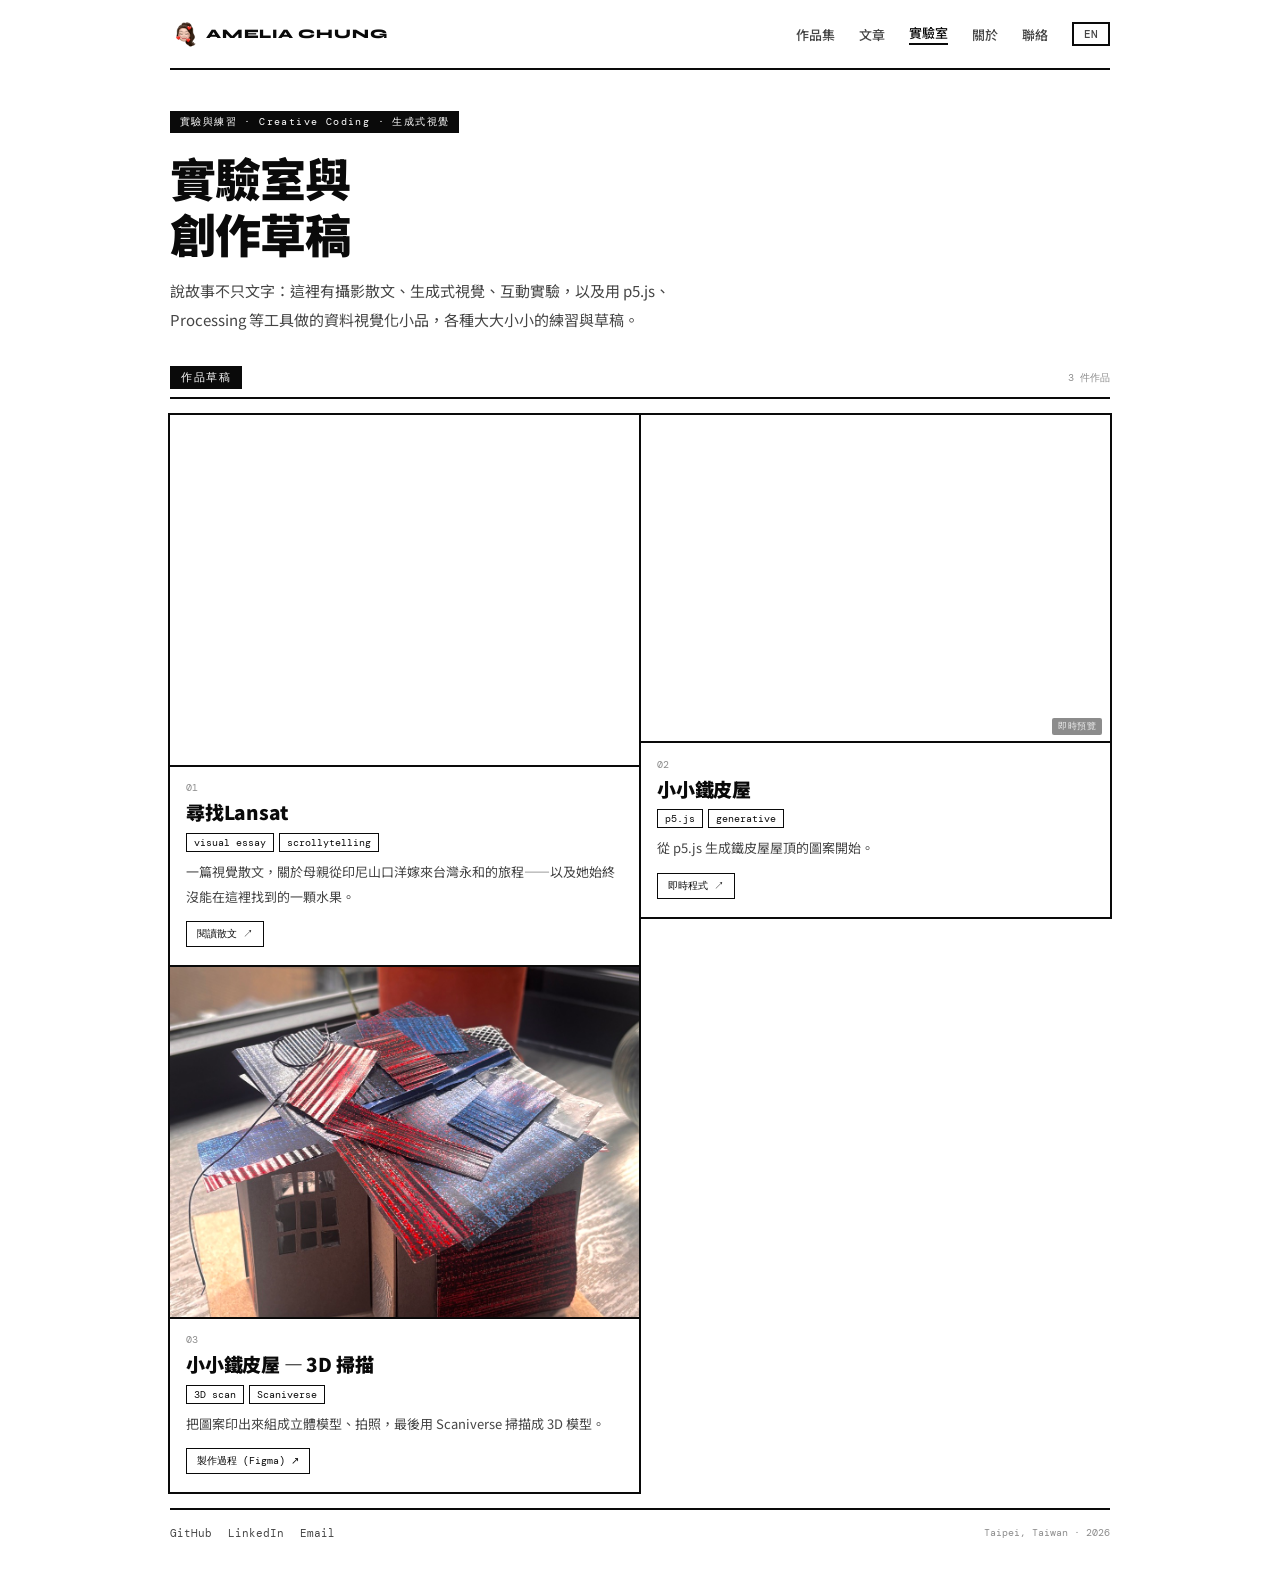
<file: lab.html>
<!DOCTYPE html>
<html lang="zh-Hant">
<head>
<meta charset="UTF-8">
<meta name="viewport" content="width=device-width, initial-scale=1.0">
<title>實驗室 Lab — 鍾依靜</title>

<!-- 分享預覽，說明見 index.html。三頁共用同一張 og-cover.png。 -->
<meta property="og:type" content="website">
<meta property="og:site_name" content="鍾依靜 Amelia Chung">
<meta property="og:locale" content="zh_TW">
<meta property="og:url" content="https://ameliachung.github.io/lab.html">
<meta property="og:title" content="實驗室 Lab — 鍾依靜">
<meta property="og:description" content="說故事不只文字：這裡有攝影散文、生成式視覺、互動實驗，以及用 p5.js、Processing 等工具做的資料視覺化小品，各種大大小小的練習與草稿。">
<meta property="og:image" content="https://ameliachung.github.io/og-cover.png">
<meta property="og:image:width" content="1200">
<meta property="og:image:height" content="630">
<meta property="og:image:alt" content="生成式花園插畫，花長在一張虛構的等高線地圖上">
<meta name="twitter:card" content="summary_large_image">

<link rel="icon" type="image/png" href="amelia-avatar.png">
<link rel="apple-touch-icon" href="amelia-avatar.png">
<link rel="preconnect" href="https://fonts.googleapis.com">
<link href="https://fonts.googleapis.com/css2?family=Syne:wght@400;500;700;800&family=Noto+Sans+TC:wght@400;500;700;900&family=DM+Mono:wght@400;500&display=swap" rel="stylesheet">
<link rel="stylesheet" href="css/site.css">
<style>
:root {
  --bg: #ffffff;
  --text: #0A0A0A;
  --text-sec: #454545;
  --text-ter: #8C8C8C;
  --border: #e4e4e4;
  --border-med: #0A0A0A;
  --hover-bg: #fafafa;
  --c1: #FFE135;
  --c2: #E8533A;
  --c3: #3A7DE8;
  --c4: #2ECC8A;
}

/* NAV */
nav {
  display: flex; justify-content: space-between; align-items: center;
  padding: 1.25rem 0; margin-bottom: 2.5rem;
  border-bottom: 2px solid var(--text);
}
.nav-link { font-size: 13px; font-weight: 500; color: var(--text-sec); text-decoration: none; cursor: pointer; transition: color 0.1s; }
.nav-link.current { color: var(--text); border-bottom: 2px solid var(--text); padding-bottom: 1px; }
.lang-btn {
  font-family: 'DM Mono', monospace; font-size: 11px; font-weight: 500;
  padding: 3px 10px; cursor: pointer; border: 2px solid var(--text); border-radius: 0;
  background: transparent; color: var(--text-sec); transition: all 0.15s;
}

/* HERO */
.hero { margin-bottom: 2rem; }
.eyebrow { display: inline-block; font-family: 'DM Mono', monospace; font-size: 10px; letter-spacing: 0.14em;
           background: var(--text); color: var(--bg); padding: 4px 10px; margin-bottom: 1rem; }
.hero-title { display: none; font-size: 38px; font-weight: 800; line-height: 1.05; letter-spacing: -0.02em; margin-bottom: 0.75rem; }
.hero-title-zh { font-family: 'Noto Sans TC', sans-serif; font-size: 46px; font-weight: 900; line-height: 1.22;
                 letter-spacing: -0.02em; margin-bottom: 0.9rem; }
/* #hero-en renders Chinese in both languages; mirrors .hero-title-zh and
   overrides .hero-title's display:none so it survives before setLang runs. */
.hero-title-cjk { display: block; font-family: 'Noto Sans TC', sans-serif; font-size: 46px; font-weight: 900;
                  line-height: 1.22; letter-spacing: -0.02em; margin-bottom: 0.9rem; }
.hero-desc { display: none; font-size: 13px; line-height: 1.75; color: var(--text-sec); max-width: 500px; }

/* SECTION HEAD */
.sec-head {
  display: flex; justify-content: space-between; align-items: baseline;
  margin-bottom: 1rem; padding-bottom: 0.5rem;
  border-bottom: 2px solid var(--text);
}
.sec-label { display: inline-block; font-family: 'DM Mono', monospace; font-size: 11px; font-weight: 500;
             letter-spacing: 0.14em; background: var(--text); color: var(--bg); padding: 4px 11px; }
.sec-count { font-family: 'DM Mono', monospace; font-size: 10px; color: var(--text-ter); }

/* LAB GRID — the rules are drawn per piece rather than by letting a coloured
   grid background show through the gaps, so an odd number of pieces does not
   leave a filled empty cell in the last row. */
.lab-grid {
  display: grid; grid-template-columns: 1fr 1fr; gap: 2px;
  align-items: start; margin-bottom: 1rem;
}
@media (max-width: 560px) { .lab-grid { grid-template-columns: 1fr; } }

.piece { background: var(--bg); outline: 2px solid var(--text); }
.piece-media {
  aspect-ratio: 4 / 3; width: 100%; position: relative; overflow: hidden;
  display: flex; align-items: center; justify-content: center;
  border-bottom: 2px solid var(--text);
}
.piece-media img, .piece-media video { width: 100%; height: 100%; object-fit: cover; display: block; }
.piece-embed { container-type: inline-size; width: 100%; height: 100%; overflow: hidden; position: relative; }
.piece-embed iframe { position: absolute; top: 0; left: 0; border: 0; pointer-events: none; transform-origin: top left; }
.piece-embed-label {
  position: absolute; bottom: 6px; right: 8px; z-index: 1;
  font-family: 'DM Mono', monospace; font-size: 9px; letter-spacing: 0.05em;
  color: rgba(255,255,255,0.85); background: rgba(0,0,0,0.45);
  padding: 2px 6px; border-radius: 2px;
}
.piece-slideshow { position: relative; width: 100%; height: 100%; }
.piece-slideshow img {
  position: absolute; inset: 0; width: 100%; height: 100%; object-fit: cover;
  opacity: 0; animation: piece-slideshow-cycle linear infinite;
}
@keyframes piece-slideshow-cycle {
  0% { opacity: 0; }
  4% { opacity: 1; }
  21% { opacity: 1; }
  25% { opacity: 0; }
  100% { opacity: 0; }
}
@media (prefers-reduced-motion: reduce) {
  .piece-slideshow img { animation: none; opacity: 0; }
  .piece-slideshow img:first-child { opacity: 1; }
}
.piece-placeholder {
  width: 100%; height: 100%;
  display: flex; align-items: center; justify-content: center; text-align: center;
  font-family: 'DM Mono', monospace; font-size: 10px; letter-spacing: 0.05em;
  color: var(--text-ter); padding: 1rem;
}
.piece-body { padding: 0.9rem 1rem 1.1rem; }
.piece-num { font-family: 'DM Mono', monospace; font-size: 10px; color: var(--text-ter); margin-bottom: 0.3rem; }
.piece-title { font-size: 14px; font-weight: 700; line-height: 1.3; margin-bottom: 0.35rem; }
.piece-title-zh { font-family: 'Noto Sans TC', sans-serif; font-size: 19px; font-weight: 900; line-height: 1.4;
                  letter-spacing: -0.01em; margin-bottom: 0.45rem; }
.piece-tags { display: flex; gap: 5px; flex-wrap: wrap; margin-bottom: 0.5rem; }
.piece-tag { font-family: 'DM Mono', monospace; font-size: 10px; padding: 2px 7px; border: 1.5px solid var(--text); color: var(--text); border-radius: 0; }
.piece-desc { font-size: 11.5px; line-height: 1.6; color: var(--text-sec); margin-bottom: 0.65rem; }
.piece-desc-zh { font-family: 'Noto Sans TC', sans-serif; font-size: 13px; line-height: 1.9; color: var(--text-sec); margin-bottom: 0.75rem; }
.piece-links { display: flex; gap: 8px; flex-wrap: wrap; }
.piece-link { font-family: 'DM Mono', monospace; font-size: 10px; padding: 5px 10px; border: 1.5px solid var(--text); border-radius: 0; color: var(--text); text-decoration: none; transition: all 0.12s; }
.piece-link:hover { background: var(--text); color: var(--bg); }

/* FOOTER */
footer {
  border-top: 2px solid var(--text); padding: 1rem 0 2rem;
  display: flex; justify-content: space-between; align-items: center;
  margin-top: 1rem;
}
</style>
</head>
<body>
<div class="wrap">

<nav>
  <span class="logo-lockup">
    <img class="logo-mark" src="amelia-avatar.png" alt="" aria-hidden="true">
    <span class="logo" id="logo">AMELIA CHUNG</span>
  </span>
  <div class="nav-right">
    <a class="nav-link" href="index.html" id="nav-works">作品集</a>
    <a class="nav-link" href="articles.html" id="nav-articles">文章</a>
    <span class="nav-link current" id="nav-lab">實驗室</span>
    <a class="nav-link" href="index.html#about" id="nav-about">關於</a>
    <a class="nav-link" href="mailto:yichingchung910@gmail.com" id="nav-contact">聯絡</a>
    <!-- One tab only: Chinese is the default, so the button always offers
         the other language rather than showing both states. -->
    <button class="lang-btn" id="lang-btn" onclick="setLang(currentLang === 'zh' ? 'en' : 'zh')">EN</button>
  </div>
</nav>

<div class="hero">
  <p class="eyebrow" id="eyebrow">實驗與練習 · Creative Coding · 生成式視覺</p>
  <h1 class="hero-title hero-title-cjk" id="hero-en">實驗室與<br>創作草稿</h1>
  <h1 class="hero-title-zh" id="hero-zh">實驗室與<br>創作草稿</h1>
  <p class="hero-desc" id="desc-en">Stories aren't only told in words: photographic essays, generative visuals, interaction experiments, and small data-driven pieces made with p5.js, Processing and similar tools — sketches and exercises of all kinds.</p>
  <p class="hero-desc-zh" id="desc-zh">說故事不只文字：這裡有攝影散文、生成式視覺、互動實驗，以及用 p5.js、Processing 等工具做的資料視覺化小品，各種大大小小的練習與草稿。</p>
</div>

<div class="sec-head">
  <span class="sec-label" id="pieces-label">作品草稿</span>
  <span class="sec-count" id="pieces-count"></span>
</div>

<div class="lab-grid" id="lab-grid"></div>

<footer>
  <div class="footer-links">
    <a class="footer-link" href="https://github.com/ameliachung" target="_blank" rel="noopener">GitHub</a>
    <a class="footer-link" href="https://www.linkedin.com/in/yichingchung/" target="_blank" rel="noopener">LinkedIn</a>
    <a class="footer-link" href="mailto:yichingchung910@gmail.com">Email</a>
  </div>
  <span class="footer-loc">Taipei, Taiwan · 2026</span>
</footer>

</div>
<script>
/*
  PIECES — one entry per sketch/experiment.
  To add a real piece: duplicate an object below and fill in the fields.
    title_en / title_zh : name of the sketch
    tags                : short tool/technique labels, e.g. ['p5.js','generative']
    desc_en / desc_zh    : one or two line description
    media                : { type:'image', src:'lab/foo.jpg' } — static thumbnail
                            { type:'video', src:'lab/foo.mp4', poster:'lab/foo.jpg' } — autoplaying muted loop, poster shown while it loads
                            { type:'iframe', src:'https://...', w:2000, h:1400 } — live embed, scaled to fit the card (w/h = the page's actual canvas size)
                            { type:'slideshow', images:['lab/a.jpg','lab/b.jpg', ...] } — crossfading loop, ~4s per image, pure CSS
                            null — shows a placeholder box instead
    links                : array of { label_en, label_zh, url } — rendered as small chips at the bottom of the card. use [] or omit for none.
*/
const PIECES = [
  {
    title_en: 'In Search of Lansat', title_zh: '尋找Lansat',
    tags: ['visual essay', 'scrollytelling'],
    desc_en: 'A scrollytelling essay about my mother’s crossing from Singkawang to Yonghe — and the fruit she never found here.',
    desc_zh: '一篇視覺散文，關於母親從印尼山口洋嫁來台灣永和的旅程——以及她始終沒能在這裡找到的一顆水果。',
    media: { type: 'slideshow', images: ['lab/lansat-slide-1.jpg', 'lab/lansat-slide-2.jpg', 'lab/lansat-slide-3.jpg', 'lab/lansat-slide-4.jpg'] },
    links: [
      { label_en: 'Read the essay ↗', label_zh: '閱讀散文 ↗', url: 'https://ameliachung.github.io/in-search-of-lansat/' }
    ],
    color: 'var(--c2)'
  },
  {
    title_en: 'Tiny Tin House', title_zh: '小小鐵皮屋',
    tags: ['p5.js', 'generative'],
    desc_en: 'Started as a p5.js sketch generating a tin-roof pattern.',
    desc_zh: '從 p5.js 生成鐵皮屋屋頂的圖案開始。',
    media: { type: 'iframe', src: 'https://ameliachung.github.io/2026_0703_TinyTinHouse_demo/', w: 2000, h: 1400 },
    links: [
      { label_en: 'Live sketch ↗', label_zh: '即時程式 ↗', url: 'https://ameliachung.github.io/2026_0703_TinyTinHouse_demo/' }
    ],
    color: 'var(--c1)'
  },
  {
    title_en: 'Tiny Tin House — 3D Scan', title_zh: '小小鐵皮屋 — 3D 掃描',
    tags: ['3D scan', 'Scaniverse'],
    desc_en: 'Printed out, folded into a physical model, photographed, then 3D-scanned with Scaniverse.',
    desc_zh: '把圖案印出來組成立體模型、拍照，最後用 Scaniverse 掃描成 3D 模型。',
    media: { type: 'video', src: 'lab/tiny-tin-house-scan.mp4', poster: 'lab/tiny-tin-house-photo.jpg' },
    links: [
      { label_en: 'Process (Figma) ↗', label_zh: '製作過程 (Figma) ↗', url: 'https://www.figma.com/design/07r4otemnW9NludvMrPKyP/CCC-Office-Hour--w-%E5%BB%BA%E4%B8%AD%E8%80%81%E5%B8%AB?node-id=3-13' }
    ],
    color: 'var(--c1)'
  },
];

// 不能叫 lang：inline onclick 的作用域含按鈕本身，`lang` 會被 HTMLElement
// 的 lang 屬性（空字串）蓋掉，於是三元判斷永遠選到 'zh'，按了沒反應。
let currentLang = 'zh';

function render() {
  const isZh = currentLang === 'zh';
  const grid = document.getElementById('lab-grid');
  grid.innerHTML = PIECES.map((p, i) => {
    const num = String(i + 1).padStart(2, '0');
    let media;
    if (!p.media) {
      media = `<div class="piece-placeholder" style="background:linear-gradient(135deg, ${p.color}22, transparent)">${isZh ? '預覽圖／GIF 待補' : 'Preview image / GIF pending'}</div>`;
    } else if (p.media.type === 'image') {
      media = `<img src="${p.media.src}" alt="${isZh ? p.title_zh : p.title_en}" loading="lazy">`;
    } else if (p.media.type === 'video') {
      media = `<video src="${p.media.src}" poster="${p.media.poster || ''}" autoplay muted loop playsinline preload="metadata"></video>`;
    } else if (p.media.type === 'slideshow') {
      const n = p.media.images.length;
      const dur = n * 4;
      media = `<div class="piece-slideshow">${p.media.images.map((src, j) =>
        `<img src="${src}" alt="${isZh ? p.title_zh : p.title_en}" loading="lazy" style="animation-duration:${dur}s;animation-delay:${j * 4}s">`
      ).join('')}</div>`;
    } else if (p.media.type === 'iframe') {
      media = `<div class="piece-embed">
        <iframe src="${p.media.src}" width="${p.media.w}" height="${p.media.h}"
          style="width:${p.media.w}px;height:${p.media.h}px;transform:scale(calc(100cqw / ${p.media.w}));"
          loading="lazy" title="${isZh ? p.title_zh : p.title_en}" tabindex="-1"></iframe>
        <span class="piece-embed-label">${isZh ? '即時預覽' : 'Live'}</span>
      </div>`;
    }
    const tags = p.tags.map(t => `<span class="piece-tag">${t}</span>`).join('');
    const links = (p.links || []).map(l =>
      `<a class="piece-link" href="${l.url}" target="_blank" rel="noopener">${isZh ? l.label_zh : l.label_en}</a>`
    ).join('');
    const mediaAspect = p.media && p.media.type === 'iframe' ? `style="aspect-ratio:${p.media.w}/${p.media.h}"` : '';
    return `
      <div class="piece">
        <div class="piece-media" ${mediaAspect}>${media}</div>
        <div class="piece-body">
          <div class="piece-num">${num}</div>
          <div class="${isZh ? 'piece-title-zh' : 'piece-title'}">${isZh ? p.title_zh : p.title_en}</div>
          <div class="piece-tags">${tags}</div>
          <div class="${isZh ? 'piece-desc-zh' : 'piece-desc'}">${isZh ? p.desc_zh : p.desc_en}</div>
          <div class="piece-links">${links}</div>
        </div>
      </div>`;
  }).join('');
  document.getElementById('pieces-count').textContent = `${PIECES.length} ${isZh ? '件作品' : 'pieces'}`;
}

function setLang(l) {
  currentLang = l;
  const isZh = l === 'zh';
  document.documentElement.lang = isZh ? 'zh-Hant' : 'en';
  document.getElementById('lang-btn').textContent = isZh ? 'EN' : '中';
  document.getElementById('eyebrow').textContent = isZh ? '實驗與練習 · Creative Coding · 生成式視覺' : 'Experiments · Creative coding · Generative visuals';
  document.getElementById('nav-works').textContent = isZh ? '作品集' : 'Works';
  document.getElementById('nav-articles').textContent = isZh ? '文章' : 'Articles';
  document.getElementById('nav-lab').textContent = isZh ? '實驗室' : 'Lab';
  document.getElementById('nav-about').textContent = isZh ? '關於' : 'About';
  document.getElementById('nav-contact').textContent = isZh ? '聯絡' : 'Contact';
  document.getElementById('pieces-label').textContent = isZh ? '作品草稿' : 'Sketches';
  document.getElementById('hero-en').style.display = isZh ? 'none' : 'block';
  document.getElementById('hero-zh').style.display = isZh ? 'block' : 'none';
  document.getElementById('desc-en').style.display = isZh ? 'none' : 'block';
  document.getElementById('desc-zh').style.display = isZh ? 'block' : 'none';
  render();
}

// Chinese is the default; paint it before the first frame.
setLang('zh');
</script>
</body>
</html>
</file>
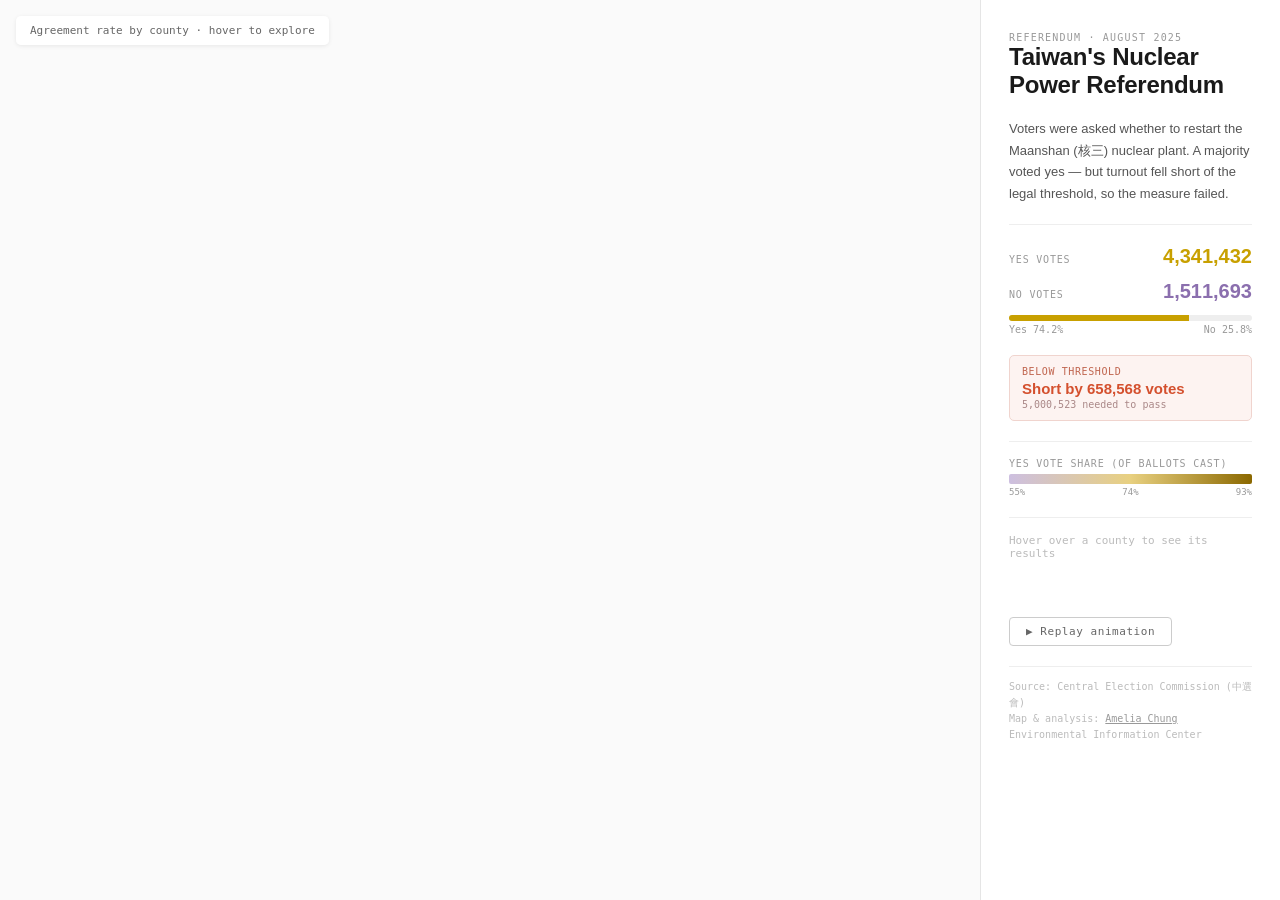
<file: nuclear-map-mapbox.html>
<!DOCTYPE html>
<html lang="en">
<head>
<meta charset="UTF-8">
<meta name="viewport" content="width=device-width, initial-scale=1.0">
<title>Taiwan 2025 Nuclear Referendum — Interactive Map</title>
<script src="https://api.mapbox.com/mapbox-gl-js/v3.9.0/mapbox-gl.js"></script>
<link href="https://api.mapbox.com/mapbox-gl-js/v3.9.0/mapbox-gl.css" rel="stylesheet">
<style>
*{box-sizing:border-box;margin:0;padding:0;}
body{font-family:'Helvetica Neue',Arial,sans-serif;background:#fafafa;color:#1a1a1a;}
#app{display:flex;min-height:100vh;flex-wrap:wrap;}
#map{flex:1 1 480px;min-height:520px;position:relative;}
#panel{flex:0 0 300px;padding:2rem 1.75rem;background:#fff;border-left:1px solid #e5e5e5;display:flex;flex-direction:column;gap:1.25rem;}

.eyebrow{font-family:monospace;font-size:10px;letter-spacing:.12em;text-transform:uppercase;color:#999;}
h1{font-size:24px;font-weight:800;line-height:1.15;letter-spacing:-.01em;}
.lede{font-size:13px;line-height:1.65;color:#555;}

.stats{display:flex;flex-direction:column;gap:.75rem;border-top:1px solid #eee;padding-top:1.25rem;}
.stat-row{display:flex;justify-content:space-between;align-items:baseline;}
.stat-label{font-family:monospace;font-size:10px;letter-spacing:.08em;text-transform:uppercase;color:#999;}
.stat-val{font-size:20px;font-weight:800;}
.stat-val.yes{color:#c8a000;}
.stat-val.no{color:#8b6fae;}

.bar-track{height:6px;background:#eee;border-radius:3px;overflow:hidden;}
.bar-fill{height:100%;}
.bar-yes{background:#c8a000;}.bar-no{background:#8b6fae;}
.bar-labels{display:flex;justify-content:space-between;font-family:monospace;font-size:10px;color:#999;margin-top:3px;}

.thresh{background:#fdf3f1;border:1px solid #f0d4ce;border-radius:5px;padding:10px 12px;}
.thresh-label{font-family:monospace;font-size:10px;letter-spacing:.06em;text-transform:uppercase;color:#c0654f;margin-bottom:3px;}
.thresh-num{font-size:15px;font-weight:800;color:#d4502e;}
.thresh-sub{font-family:monospace;font-size:10px;color:#aa8;margin-top:2px;color:#a88;}

.legend{border-top:1px solid #eee;padding-top:1rem;}
.legend-title{font-family:monospace;font-size:10px;letter-spacing:.08em;text-transform:uppercase;color:#999;margin-bottom:5px;}
.legend-bar{height:10px;border-radius:2px;background:linear-gradient(to right,#cdbfe0,#e8d080,#8b6800);margin-bottom:3px;}
.legend-ticks{display:flex;justify-content:space-between;font-family:monospace;font-size:9px;color:#999;}

.hover-info{border-top:1px solid #eee;padding-top:1rem;min-height:80px;}
.h-county{font-size:15px;font-weight:800;margin-bottom:4px;}
.h-pct{font-family:monospace;font-size:12px;color:#b89000;font-weight:bold;}
.h-detail{font-family:monospace;font-size:11px;color:#777;margin-top:5px;line-height:1.7;}
.h-placeholder{font-family:monospace;font-size:11px;color:#bbb;}

.play-btn{font-family:monospace;font-size:11px;padding:7px 16px;border:1px solid #ccc;border-radius:4px;background:#fff;color:#666;cursor:pointer;letter-spacing:.05em;transition:all .15s;align-self:flex-start;}
.play-btn:hover{border-color:#c8a000;color:#b89000;}

.src{font-family:monospace;font-size:10px;color:#bbb;border-top:1px solid #eee;padding-top:.75rem;line-height:1.6;}
.src a{color:#999;}

.map-title-overlay{position:absolute;top:16px;left:16px;background:rgba(255,255,255,.92);padding:8px 14px;border-radius:5px;font-family:monospace;font-size:11px;color:#666;z-index:1;box-shadow:0 1px 4px rgba(0,0,0,.08);}
</style>
</head>
<body>
<div id="app">
  <div id="map">
    <div class="map-title-overlay">Agreement rate by county · hover to explore</div>
  </div>
  <div id="panel">
    <div>
      <div class="eyebrow">Referendum · August 2025</div>
      <h1>Taiwan's Nuclear<br>Power Referendum</h1>
    </div>
    <p class="lede">Voters were asked whether to restart the Maanshan (核三) nuclear plant. A majority voted yes — but turnout fell short of the legal threshold, so the measure failed.</p>

    <div class="stats">
      <div class="stat-row"><span class="stat-label">Yes votes</span><span class="stat-val yes">4,341,432</span></div>
      <div class="stat-row"><span class="stat-label">No votes</span><span class="stat-val no">1,511,693</span></div>
      <div>
        <div class="bar-track"><div class="bar-fill bar-yes" style="width:74.2%"></div></div>
        <div class="bar-labels"><span>Yes 74.2%</span><span>No 25.8%</span></div>
      </div>
    </div>

    <div class="thresh">
      <div class="thresh-label">Below threshold</div>
      <div class="thresh-num">Short by 658,568 votes</div>
      <div class="thresh-sub">5,000,523 needed to pass</div>
    </div>

    <div class="legend">
      <div class="legend-title">Yes vote share (of ballots cast)</div>
      <div class="legend-bar"></div>
      <div class="legend-ticks"><span>55%</span><span>74%</span><span>93%</span></div>
    </div>

    <div class="hover-info" id="hover-info">
      <div class="h-placeholder">Hover over a county to see its results</div>
    </div>

    <button class="play-btn" onclick="playAnim()">▶ Replay animation</button>

    <div class="src">
      Source: Central Election Commission (中選會)<br>
      Map & analysis: <a href="https://ameliachung.github.io">Amelia Chung</a><br>
      Environmental Information Center
    </div>
  </div>
</div>

<script>
mapboxgl.accessToken = 'pk.eyJ1IjoiYW1lbGlhLWNodW5nIiwiYSI6ImNtcXF1bm9kaDBqNzEyc3I1YzBtNnoxZ2IifQ.mOZFrTq1mdP8sOcHtpwXIQ';

const VOTES = {
  '台北市': {en:'Taipei City', yes:475405, no:150152, total:629887},
  '新北市': {en:'New Taipei City', yes:777046, no:262784, total:1047913},
  '桃園市': {en:'Taoyuan City', yes:429306, no:98886, total:532214},
  '台中市': {en:'Taichung City', yes:645486, no:212952, total:869580},
  '台南市': {en:'Tainan City', yes:281553, no:141687, total:426241},
  '高雄市': {en:'Kaohsiung City', yes:423651, no:229579, total:656998},
  '新竹縣': {en:'Hsinchu County', yes:149516, no:36135, total:188290},
  '苗栗縣': {en:'Miaoli County', yes:113477, no:17612, total:132546},
  '彰化縣': {en:'Changhua County', yes:222117, no:56089, total:281149},
  '南投縣': {en:'Nantou County', yes:136907, no:53895, total:194514},
  '雲林縣': {en:'Yunlin County', yes:98165, no:29429, total:128698},
  '嘉義縣': {en:'Chiayi County', yes:71315, no:27545, total:99582},
  '屏東縣': {en:'Pingtung County', yes:120720, no:90460, total:213366},
  '宜蘭縣': {en:'Yilan County', yes:62075, no:26003, total:88793},
  '花蓮縣': {en:'Hualien County', yes:63040, no:9956, total:73829},
  '台東縣': {en:'Taitung County', yes:37858, no:7191, total:45498},
  '澎湖縣': {en:'Penghu County', yes:13180, no:4012, total:17335},
  '基隆市': {en:'Keelung City', yes:70703, no:17895, total:89258},
  '新竹市': {en:'Hsinchu City', yes:89585, no:21123, total:111465},
  '嘉義市': {en:'Chiayi City', yes:43674, no:17279, total:61324},
  '金門縣': {en:'Kinmen County', yes:14524, no:893, total:15593},
  '連江縣': {en:'Lienchiang County', yes:2129, no:136, total:2297},
};
Object.values(VOTES).forEach(v => v.pct = v.yes / v.total);

function norm(n){return (n||'').replace(/臺/g,'台');}
function fmt(n){return n.toLocaleString();}
function fmtPct(p){return (p*100).toFixed(1)+'%';}

// color ramp: 55% purple-grey → 74% gold → 93% deep gold
function pctColor(pct){
  const t = Math.max(0, Math.min(1, (pct - 0.55) / 0.38));
  if(t < 0.5){
    const s = t*2;
    return `rgb(${Math.round(205+(232-205)*s)},${Math.round(191+(208-191)*s)},${Math.round(224+(128-224)*s)})`;
  } else {
    const s = (t-0.5)*2;
    return `rgb(${Math.round(232+(139-232)*s)},${Math.round(208+(104-208)*s)},${Math.round(128+(0-128)*s)})`;
  }
}

const GEO_URL = 'https://raw.githubusercontent.com/g0v/twgeojson/master/json/twCounty2010.geo.json';

const map = new mapboxgl.Map({
  container: 'map',
  style: 'mapbox://styles/mapbox/light-v11',
  center: [120.9, 23.7],
  zoom: 6.3,
  attributionControl: true,
});
map.addControl(new mapboxgl.NavigationControl(), 'top-right');

let geoData = null;
let revealed = {}; // county -> bool

map.on('load', async () => {
  geoData = await fetch(GEO_URL).then(r => r.json());

  // attach data props
  geoData.features.forEach(f => {
    const name = norm(f.properties.COUNTYNAME || '');
    const v = VOTES[name];
    f.properties.cname = name;
    f.properties.ename = v ? v.en : name;
    f.properties.pct = v ? v.pct : 0;
    f.properties.fillColor = '#e8e8e8'; // start grey
  });

  map.addSource('counties', { type:'geojson', data: geoData });

  map.addLayer({
    id: 'county-fill',
    type: 'fill',
    source: 'counties',
    paint: {
      'fill-color': ['get','fillColor'],
      'fill-opacity': 0.85,
    }
  });
  map.addLayer({
    id: 'county-line',
    type: 'line',
    source: 'counties',
    paint: { 'line-color':'#fff', 'line-width':1 }
  });
  map.addLayer({
    id: 'county-hover',
    type: 'line',
    source: 'counties',
    paint: { 'line-color':'#1a1a1a', 'line-width':2 },
    filter: ['==','cname','']
  });

  // hover
  map.on('mousemove', 'county-fill', (e) => {
    const f = e.features[0];
    const name = f.properties.cname;
    const v = VOTES[name];
    map.getCanvas().style.cursor = 'pointer';
    map.setFilter('county-hover', ['==','cname', name]);
    if(v){
      document.getElementById('hover-info').innerHTML =
        `<div class="h-county">${v.en}</div>
         <div class="h-pct">Yes ${fmtPct(v.pct)}</div>
         <div class="h-detail">
           Yes &nbsp;${fmt(v.yes)}<br>
           No &nbsp;&nbsp;${fmt(v.no)}<br>
           Cast ${fmt(v.total)}
         </div>`;
    }
  });
  map.on('mouseleave', 'county-fill', () => {
    map.getCanvas().style.cursor = '';
    map.setFilter('county-hover', ['==','cname','']);
    document.getElementById('hover-info').innerHTML = '<div class="h-placeholder">Hover over a county to see its results</div>';
  });

  setTimeout(playAnim, 600);
});

window.playAnim = function(){
  if(!geoData) return;
  // reset
  geoData.features.forEach(f => f.properties.fillColor = '#e8e8e8');
  map.getSource('counties').setData(geoData);

  const names = Object.keys(VOTES).sort(() => Math.random() - 0.5);
  names.forEach((name, i) => {
    setTimeout(() => {
      const feat = geoData.features.find(f => f.properties.cname === name);
      if(feat){
        feat.properties.fillColor = pctColor(VOTES[name].pct);
        map.getSource('counties').setData(geoData);
      }
    }, i * 150);
  });
};
</script>
</body>
</html>
</file>
<file: css/site.css>
/* 三頁共用的樣式。
   index / articles / lab 各自是獨立的單檔頁面，nav、footer、logo、排版基底
   本來三份一模一樣地複製著；改一次要改三個地方，而且已經開始各自漂移。
   這裡只放「三頁一字不差」的規則，其餘留在各頁的 <style> 裡。
   載入順序在各頁 <style> 之前，所以頁面自己的規則永遠蓋得過這裡。 */

*, *::before, *::after { box-sizing: border-box; margin: 0; padding: 0; }
body { background: var(--bg); color: var(--text); font-family: 'Syne', 'Noto Sans TC', sans-serif; padding: 0 1.5rem; }
.wrap { max-width: 940px; margin: 0 auto; }
.logo { font-size: 13px; font-weight: 800; letter-spacing: 0.06em; cursor: default; white-space: nowrap; }
/* The avatar sits beside the wordmark rather than inside #logo, because
   setLang() overwrites that span's textContent and would wipe the image out. */
.logo-lockup { display: inline-flex; align-items: center; gap: 0.5rem; }
.logo-mark { width: 28px; height: 28px; display: block; flex-shrink: 0; }
.nav-right { display: flex; align-items: center; gap: 1.5rem; }
.nav-link:hover { color: var(--text); }
/* 手機上這一排放不下：logo 會被擠到連結下面折成兩行，「聯絡」和語言鈕則被切在
   右邊界外。與其縮字級，不如讓它折到第二行。
   下面兩個 media block 必須待在一起、而且 430px 要排在 700px 後面 —— 兩條規則
   對 .nav-right 的 gap 特異性相同，誰在後面誰贏。當初只把 430px 這條搬進共用檔、
   把 700px 留在各頁 <style> 裡，順序就反過來了（共用檔先載入），430px 以下的
   gap 從 0.75rem 變成 0.9rem，三頁的導覽列都被撐寬 12px。 */
@media (max-width: 700px) {
  nav { flex-wrap: wrap; gap: 0.5rem 1rem; }
  .nav-right { flex-wrap: wrap; gap: 0.9rem; }
}
@media (max-width: 430px) { .nav-right { gap: 0.75rem; } }
.lang-btn:hover { background: var(--text); color: var(--bg); }
.hero-desc-zh { font-family: 'Noto Sans TC', sans-serif; font-size: 15px; line-height: 1.95; color: var(--text-sec); max-width: 34em; }
.footer-links { display: flex; gap: 1rem; }
.footer-link { font-family: 'DM Mono', monospace; font-size: 11px; color: var(--text-sec); text-decoration: none; }
.footer-link:hover { color: var(--text); }
.footer-loc { font-family: 'DM Mono', monospace; font-size: 10px; color: var(--text-ter); }
</file>
